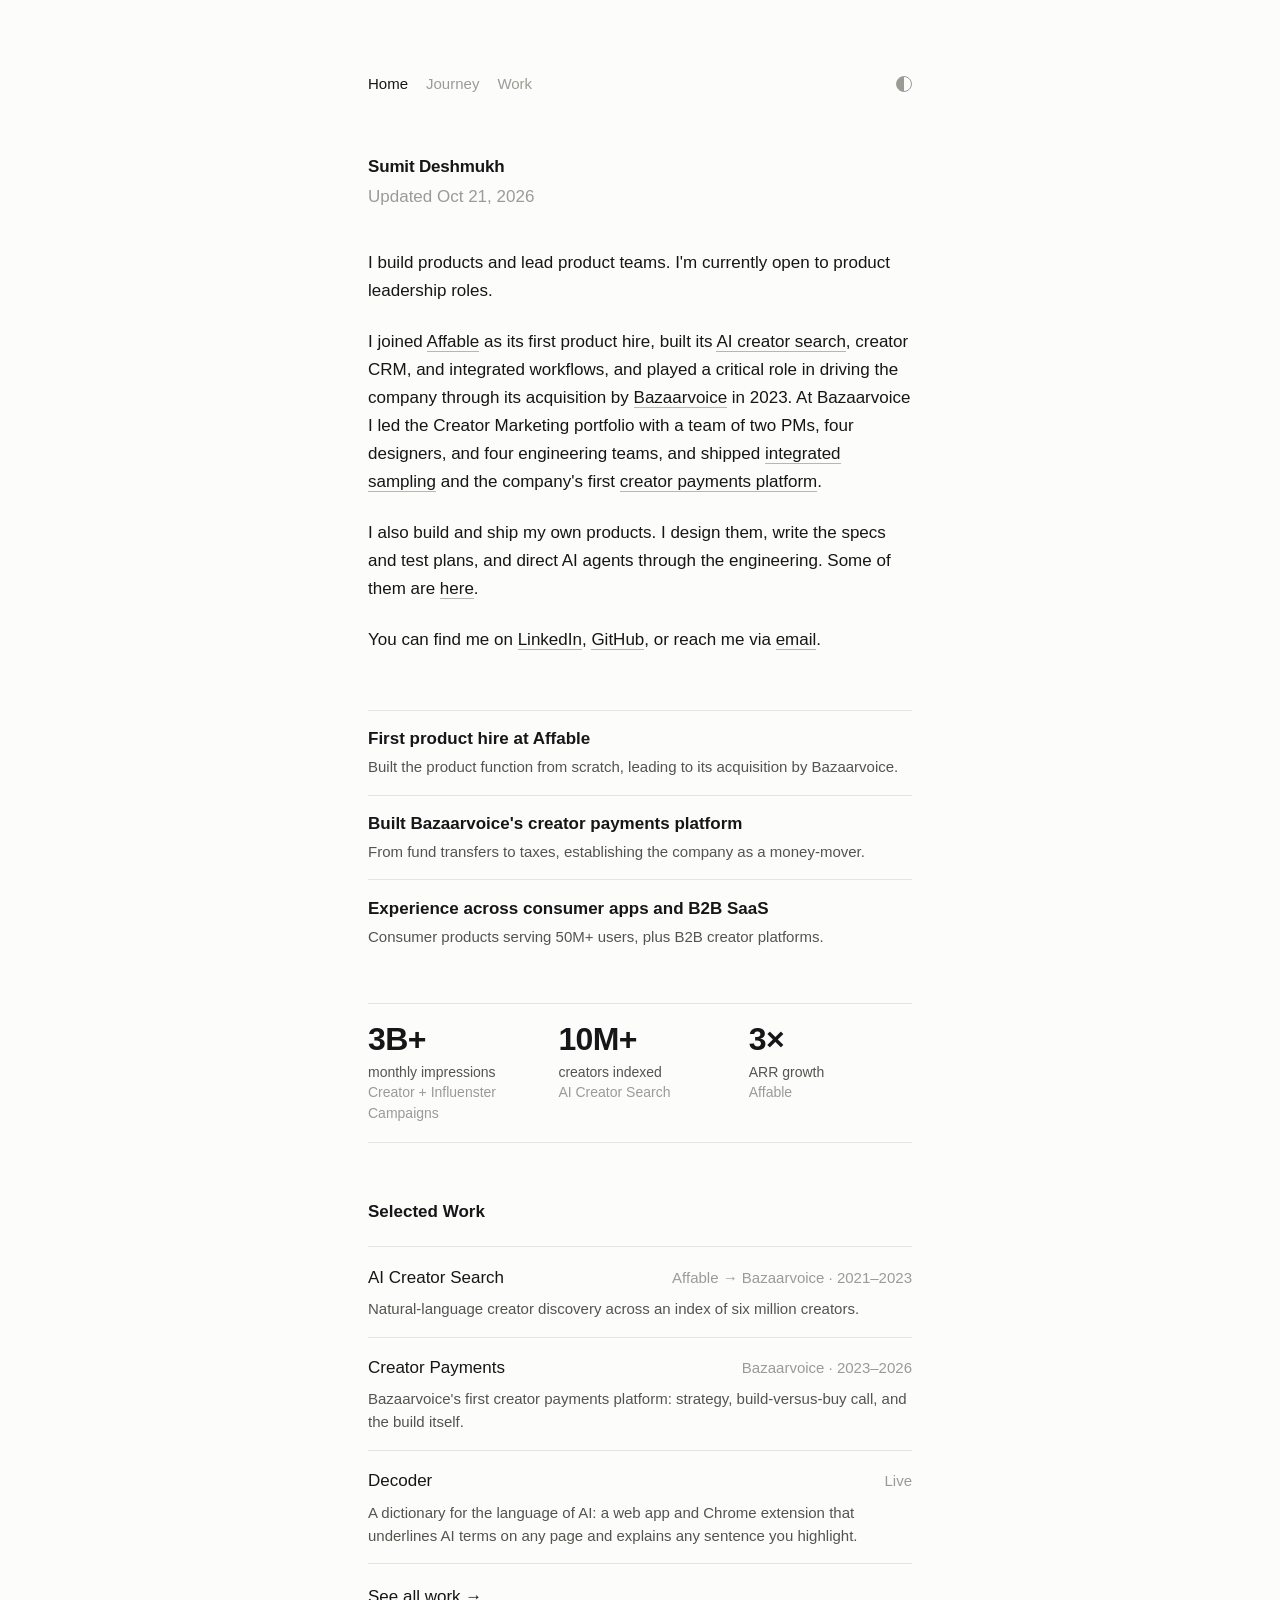
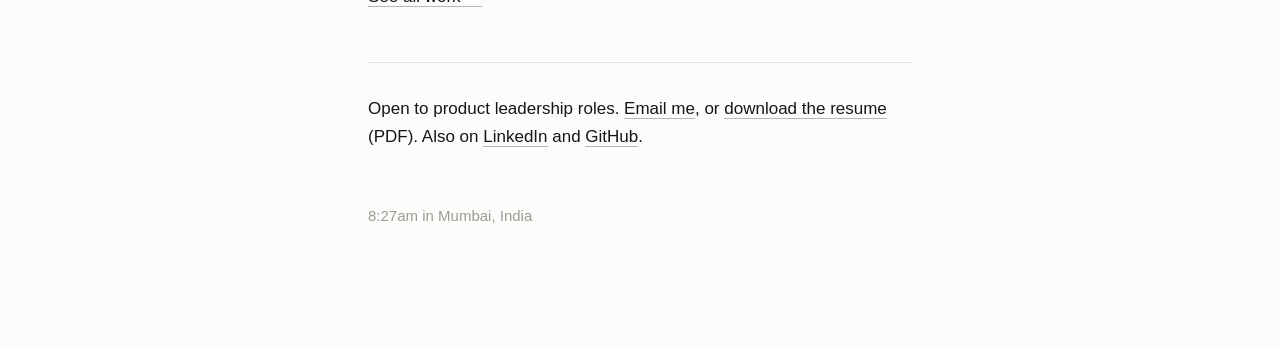
<file: index.html>
<!DOCTYPE html>
<html lang="en">
<head>
<meta charset="utf-8">
<meta name="viewport" content="width=device-width, initial-scale=1">
<title>Sumit Deshmukh</title>
<meta name="description" content="AI Product Lead with 10+ years experience in consumer apps & B2B creator platforms. First product hire at Affable.ai, then Senior Manager, Product at Bazaarvoice.">
<link rel="canonical" href="https://sumitdeshmukh.com/">
<meta property="og:title" content="Sumit Deshmukh">
<meta property="og:description" content="AI Product Lead with 10+ years experience in consumer apps & B2B creator platforms. First product hire at Affable.ai, then Senior Manager, Product at Bazaarvoice.">
<meta property="og:url" content="https://sumitdeshmukh.com/">
<meta property="og:type" content="website">
<!-- Runs before first paint (and before site.css applies theme-dependent colors) to avoid a light/dark flash. -->
<script>(function(){try{var t=localStorage.getItem('theme');if(t!=='dark'&&t!=='light'){t=window.matchMedia&&window.matchMedia('(prefers-color-scheme:dark)').matches?'dark':'light';}document.documentElement.setAttribute('data-theme',t);}catch(e){}})();</script>
<link rel="icon" href="data:image/svg+xml,%3Csvg xmlns='http://www.w3.org/2000/svg' viewBox='0 0 8 8'%3E%3Ccircle cx='4' cy='4' r='4' fill='%23161618'/%3E%3C/svg%3E">
<link rel="stylesheet" href="./assets/css/site.css">
<script src="./assets/js/site.js" defer></script>
</head>
<body>
<main class="container">

  <nav class="site-nav" aria-label="Primary">
    <a href="./" class="current" aria-current="page">Home</a>
    <a href="journey.html">Journey</a>
    <a href="work.html">Work</a>
    <button type="button" class="theme-toggle" aria-label="Toggle dark mode" hidden>
      <span class="theme-icon"></span>
    </button>
  </nav>

  <h1>Sumit Deshmukh</h1>
  <p class="updated">Updated Oct 21, 2026</p>

  <div class="bio">
    <p>I build products and lead product teams. I'm currently open to product leadership roles.</p>

    <p>I joined <a href="https://affable.ai" rel="noopener">Affable</a> as its first product hire, built its <a href="work.html#cs-creator-search">AI creator search</a>, creator CRM, and integrated workflows, and played a critical role in driving the company through its acquisition by <a href="https://www.bazaarvoice.com" rel="noopener">Bazaarvoice</a> in 2023. At Bazaarvoice I led the Creator Marketing portfolio with a team of two PMs, four designers, and four engineering teams, and shipped <a href="work.html#cs-integrated-sampling">integrated sampling</a> and the company's first <a href="work.html#cs-creator-payments">creator payments platform</a>.</p>

    <p>I also build and ship my own products. I design them, write the specs and test plans, and direct AI agents through the engineering. Some of them are <a href="work.html">here</a>.</p>

    <p>You can find me on <a href="https://www.linkedin.com/in/sumitdeshmukh07/" rel="noopener">LinkedIn</a>, <a href="https://github.com/sumitd07" rel="noopener">GitHub</a>, or reach me via <a href="mailto:sumitd0704@gmail.com">email</a>.</p>
  </div>

  <section class="home-section outcomes" aria-labelledby="out-h">
    <h2 id="out-h" class="u-vh">Selected outcomes</h2>
    <div class="outcome">
      <h3>First product hire at Affable</h3>
      <p>Built the product function from scratch, leading to its acquisition by Bazaarvoice.</p>
    </div>
    <div class="outcome">
      <h3>Built Bazaarvoice's creator payments platform</h3>
      <p>From fund transfers to taxes, establishing the company as a money-mover.</p>
    </div>
    <div class="outcome">
      <h3>Experience across consumer apps and B2B SaaS</h3>
      <p>Consumer products serving 50M+ users, plus B2B creator platforms.</p>
    </div>
  </section>

  <section class="home-section metrics" aria-labelledby="num-h">
    <h2 id="num-h" class="u-vh">Impact in numbers</h2>
    <dl class="metric-grid">
      <div class="metric">
        <dt class="metric-value">3B+</dt>
        <dd class="metric-label">monthly impressions <span class="metric-src">Creator + Influenster Campaigns</span></dd>
      </div>
      <div class="metric">
        <dt class="metric-value">10M+</dt>
        <dd class="metric-label">creators indexed <span class="metric-src">AI Creator Search</span></dd>
      </div>
      <div class="metric">
        <dt class="metric-value">3&times;</dt>
        <dd class="metric-label">ARR growth <span class="metric-src">Affable</span></dd>
      </div>
    </dl>
  </section>

  <section class="home-section selected" aria-labelledby="sel-h">
    <h2 id="sel-h">Selected Work</h2>
    <ul class="feat-list">
      <li class="feat">
        <a class="feat-link" href="work.html#cs-creator-search">
          <span class="feat-row">
            <span class="feat-title">AI Creator Search</span>
            <span class="feat-meta">Affable → Bazaarvoice · <span class="cs-nb">2021–2023</span></span>
          </span>
          <span class="feat-desc">Natural-language creator discovery across an index of six million creators.</span>
        </a>
      </li>
      <li class="feat">
        <a class="feat-link" href="work.html#cs-creator-payments">
          <span class="feat-row">
            <span class="feat-title">Creator Payments</span>
            <span class="feat-meta">Bazaarvoice · <span class="cs-nb">2023–2026</span></span>
          </span>
          <span class="feat-desc">Bazaarvoice's first creator payments platform: strategy, build-versus-buy call, and the build itself.</span>
        </a>
      </li>
      <li class="feat">
        <a class="feat-link" href="work.html#cs-decoder">
          <span class="feat-row">
            <span class="feat-title">Decoder</span>
            <span class="feat-meta">Live</span>
          </span>
          <span class="feat-desc">A dictionary for the language of AI: a web app and Chrome extension that underlines AI terms on any page and explains any sentence you highlight.</span>
        </a>
      </li>
    </ul>
    <p class="see-all"><a href="work.html">See all work →</a></p>
  </section>

  <div id="resume-extras" class="journey-resume-extras">
    <p class="journey-resume-note">Open to product leadership roles. <a href="mailto:sumitd0704@gmail.com">Email me</a>, or <a href="files/sumit-deshmukh-resume.pdf">download the resume</a> (PDF). Also on <a href="https://www.linkedin.com/in/sumitdeshmukh07/" rel="noopener">LinkedIn</a> and <a href="https://github.com/sumitd07" rel="noopener">GitHub</a>.</p>
  </div>

  <p class="local-time"><span id="local-time">—</span> in Mumbai, India</p>

</main>
</body>
</html>
</file>
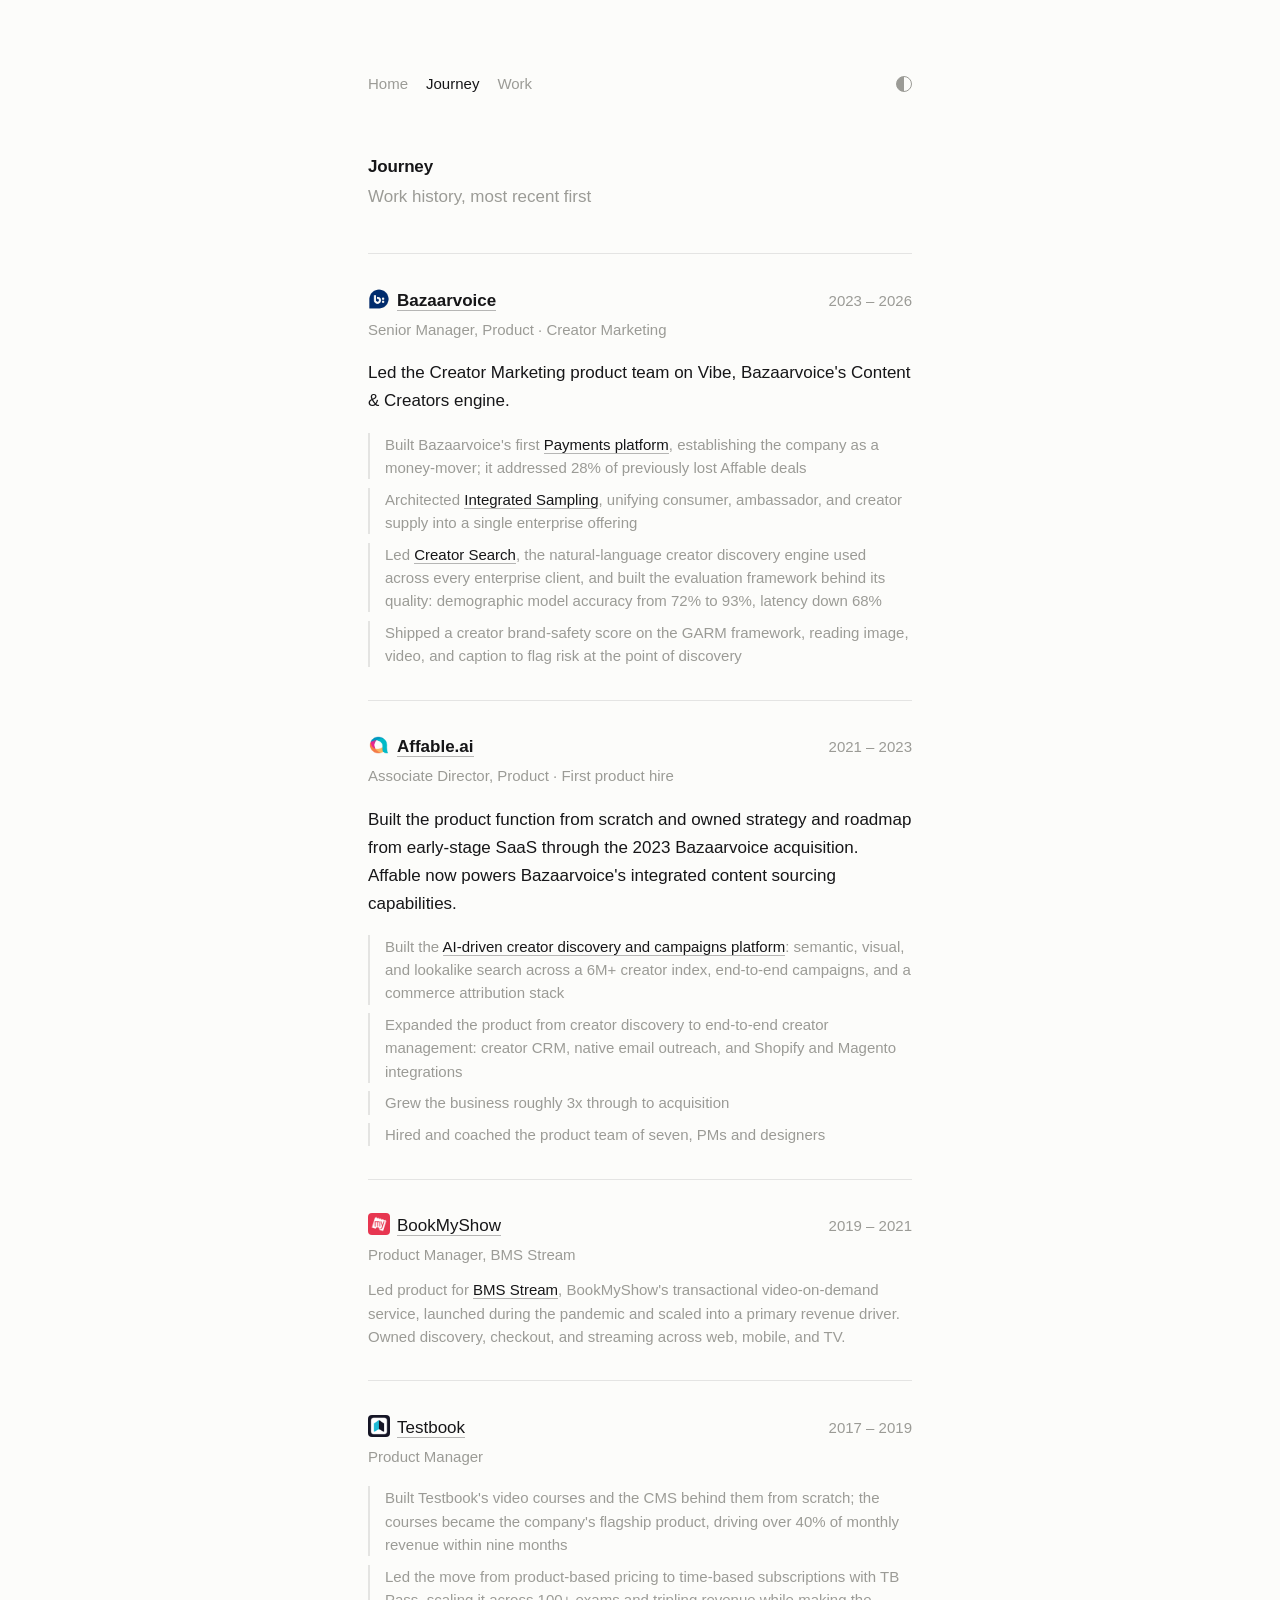
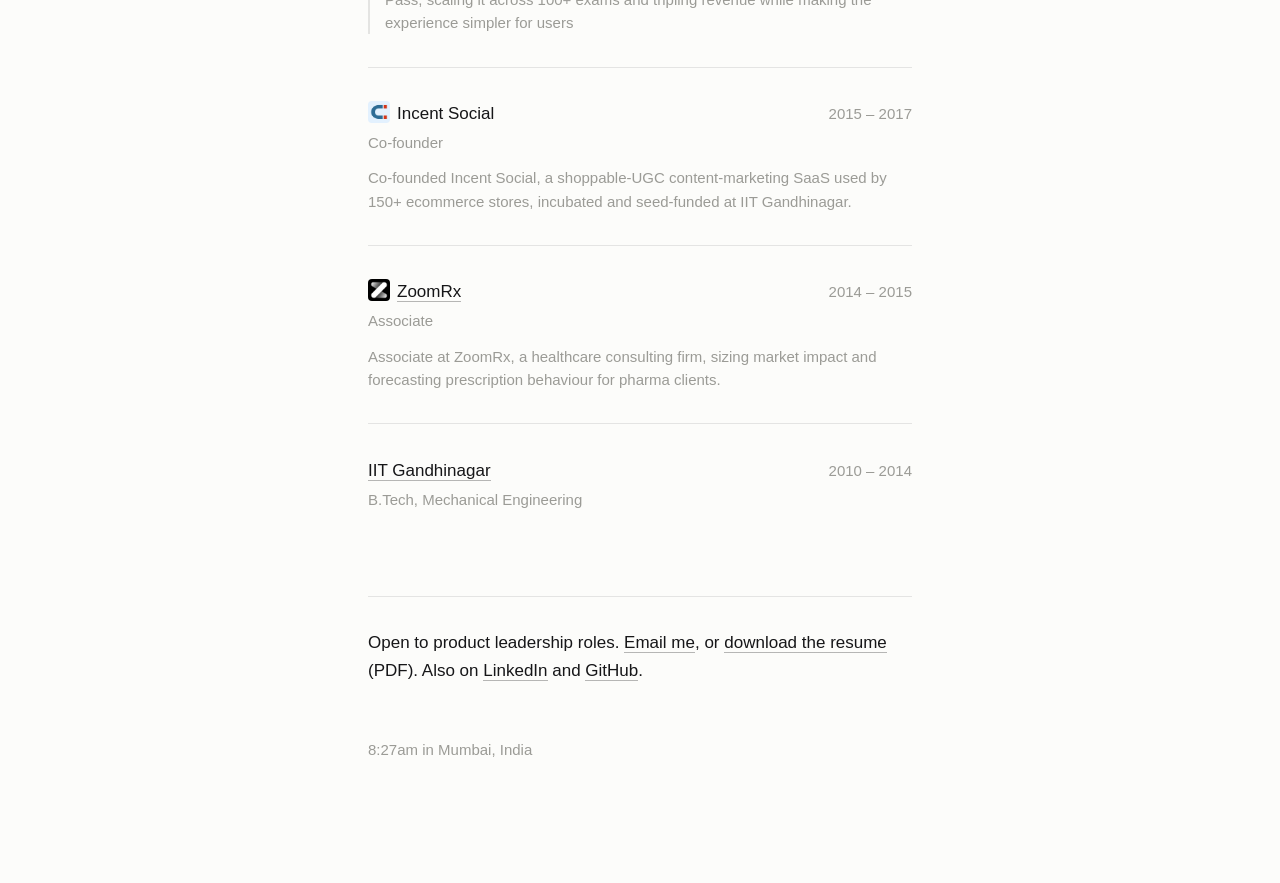
<file: journey.html>
<!DOCTYPE html>
<html lang="en">
<head>
<meta charset="utf-8">
<meta name="viewport" content="width=device-width, initial-scale=1">
<title>Journey · Sumit Deshmukh</title>
<meta name="description" content="Sumit Deshmukh's work history: Bazaarvoice, Affable.ai, BookMyShow, Testbook, Incent Social, ZoomRx, and IIT Gandhinagar.">
<link rel="canonical" href="https://sumitdeshmukh.com/journey.html">
<meta property="og:title" content="Journey · Sumit Deshmukh">
<meta property="og:description" content="Sumit Deshmukh's work history: Bazaarvoice, Affable.ai, BookMyShow, Testbook, Incent Social, ZoomRx, and IIT Gandhinagar.">
<meta property="og:url" content="https://sumitdeshmukh.com/journey.html">
<meta property="og:type" content="website">
<!-- Runs before first paint (and before site.css applies theme-dependent colors) to avoid a light/dark flash. -->
<script>(function(){try{var t=localStorage.getItem('theme');if(t!=='dark'&&t!=='light'){t=window.matchMedia&&window.matchMedia('(prefers-color-scheme:dark)').matches?'dark':'light';}document.documentElement.setAttribute('data-theme',t);}catch(e){}})();</script>
<link rel="icon" href="data:image/svg+xml,%3Csvg xmlns='http://www.w3.org/2000/svg' viewBox='0 0 8 8'%3E%3Ccircle cx='4' cy='4' r='4' fill='%23161618'/%3E%3C/svg%3E">
<link rel="stylesheet" href="./assets/css/site.css">
<script src="./assets/js/site.js" defer></script>
</head>
<body>
<main class="container">

  <nav class="site-nav" aria-label="Primary">
    <a href="./">Home</a>
    <a href="journey.html" class="current" aria-current="page">Journey</a>
    <a href="work.html">Work</a>
    <button type="button" class="theme-toggle" aria-label="Toggle dark mode" hidden>
      <span class="theme-icon"></span>
    </button>
  </nav>

  <h1>Journey</h1>
  <p class="updated">Work history, most recent first</p>

  <div class="journey-list">

    <div class="journey-stop">
      <div class="journey-head">
        <h2 class="journey-company"><img src="./assets/img/bazaarvoice-logo-cropped.png" alt="" class="journey-logo" width="22" height="22"><a href="https://www.bazaarvoice.com" rel="noopener">Bazaarvoice</a></h2>
        <span class="journey-dates">2023 – 2026</span>
      </div>
      <p class="journey-role">Senior Manager, Product · Creator Marketing</p>
      <p class="journey-narrative">Led the Creator Marketing product team on Vibe, Bazaarvoice's Content & Creators engine.</p>
      <ul class="journey-achievements">
        <li class="journey-achievement">Built Bazaarvoice's first <a href="work.html#cs-creator-payments">Payments platform</a>, establishing the company as a money-mover; it addressed 28% of previously lost Affable deals</li>
        <li class="journey-achievement">Architected <a href="work.html#cs-integrated-sampling">Integrated Sampling</a>, unifying consumer, ambassador, and creator supply into a single enterprise offering</li>
        <li class="journey-achievement">Led <a href="work.html#cs-creator-search">Creator Search</a>, the natural-language creator discovery engine used across every enterprise client, and built the evaluation framework behind its quality: demographic model accuracy from 72% to 93%, latency down 68%</li>
        <li class="journey-achievement">Shipped a creator brand-safety score on the GARM framework, reading image, video, and caption to flag risk at the point of discovery</li>
      </ul>
    </div>

    <div class="journey-stop">
      <div class="journey-head">
        <h2 class="journey-company"><img src="./assets/img/affable-logo.png" alt="" class="journey-logo" width="22" height="22"><a href="https://affable.ai" rel="noopener">Affable.ai</a></h2>
        <span class="journey-dates">2021 – 2023</span>
      </div>
      <p class="journey-role">Associate Director, Product · First product hire</p>
      <p class="journey-narrative">Built the product function from scratch and owned strategy and roadmap from early-stage SaaS through the 2023 Bazaarvoice acquisition. Affable now powers Bazaarvoice's integrated content sourcing capabilities.</p>
      <ul class="journey-achievements">
        <li class="journey-achievement">Built the <a href="work.html#cs-creator-search">AI-driven creator discovery and campaigns platform</a>: semantic, visual, and lookalike search across a 6M+ creator index, end-to-end campaigns, and a commerce attribution stack</li>
        <li class="journey-achievement">Expanded the product from creator discovery to end-to-end creator management: creator CRM, native email outreach, and Shopify and Magento integrations</li>
        <li class="journey-achievement">Grew the business roughly 3x through to acquisition</li>
        <li class="journey-achievement">Hired and coached the product team of seven, PMs and designers</li>
      </ul>
    </div>

    <div class="journey-stop">
      <div class="journey-head">
        <h3 class="journey-company journey-company--minor"><img src="./assets/img/bms-logo.jpeg" alt="" class="journey-logo" width="22" height="22"><a href="https://in.bookmyshow.com" rel="noopener">BookMyShow</a></h3>
        <span class="journey-dates">2019 – 2021</span>
      </div>
      <p class="journey-role">Product Manager, BMS Stream</p>
      <p class="journey-narrative-minor">Led product for <a href="work.html#cs-bms-stream">BMS Stream</a>, BookMyShow's transactional video-on-demand service, launched during the pandemic and scaled into a primary revenue driver. Owned discovery, checkout, and streaming across web, mobile, and TV.</p>
    </div>

    <div class="journey-stop">
      <div class="journey-head">
        <h3 class="journey-company journey-company--minor"><img src="./assets/img/testbook-logo.png" alt="" class="journey-logo" width="22" height="22"><a href="https://testbook.com" rel="noopener">Testbook</a></h3>
        <span class="journey-dates">2017 – 2019</span>
      </div>
      <p class="journey-role">Product Manager</p>
      <ul class="journey-achievements">
        <li class="journey-achievement">Built Testbook's video courses and the CMS behind them from scratch; the courses became the company's flagship product, driving over 40% of monthly revenue within nine months</li>
        <li class="journey-achievement">Led the move from product-based pricing to time-based subscriptions with TB Pass, scaling it across 100+ exams and tripling revenue while making the experience simpler for users</li>
      </ul>
    </div>

    <div class="journey-stop">
      <div class="journey-head">
        <h3 class="journey-company journey-company--minor"><img src="./assets/img/incent-logo.png" alt="" class="journey-logo" width="22" height="22">Incent Social</h3>
        <span class="journey-dates">2015 – 2017</span>
      </div>
      <p class="journey-role">Co-founder</p>
      <p class="journey-narrative-minor">Co-founded Incent Social, a shoppable-UGC content-marketing SaaS used by 150+ ecommerce stores, incubated and seed-funded at IIT Gandhinagar.</p>
    </div>

    <div class="journey-stop">
      <div class="journey-head">
        <h3 class="journey-company journey-company--minor"><img src="./assets/img/zoomrx-logo.png" alt="" class="journey-logo" width="22" height="22"><a href="https://zoomrx.com" rel="noopener">ZoomRx</a></h3>
        <span class="journey-dates">2014 – 2015</span>
      </div>
      <p class="journey-role">Associate</p>
      <p class="journey-narrative-minor">Associate at ZoomRx, a healthcare consulting firm, sizing market impact and forecasting prescription behaviour for pharma clients.</p>
    </div>

    <div class="journey-stop">
      <div class="journey-head">
        <h3 class="journey-company journey-company--minor"><a href="https://iitgn.ac.in" rel="noopener">IIT Gandhinagar</a></h3>
        <span class="journey-dates">2010 – 2014</span>
      </div>
      <p class="journey-role">B.Tech, Mechanical Engineering</p>
    </div>

  </div>

  <div id="resume-extras" class="journey-resume-extras">
    <p class="journey-resume-note">Open to product leadership roles. <a href="mailto:sumitd0704@gmail.com">Email me</a>, or <a href="files/sumit-deshmukh-resume.pdf">download the resume</a> (PDF). Also on <a href="https://www.linkedin.com/in/sumitdeshmukh07/" rel="noopener">LinkedIn</a> and <a href="https://github.com/sumitd07" rel="noopener">GitHub</a>.</p>
  </div>

  <p class="local-time"><span id="local-time">—</span> in Mumbai, India</p>

</main>
</body>
</html>
</file>
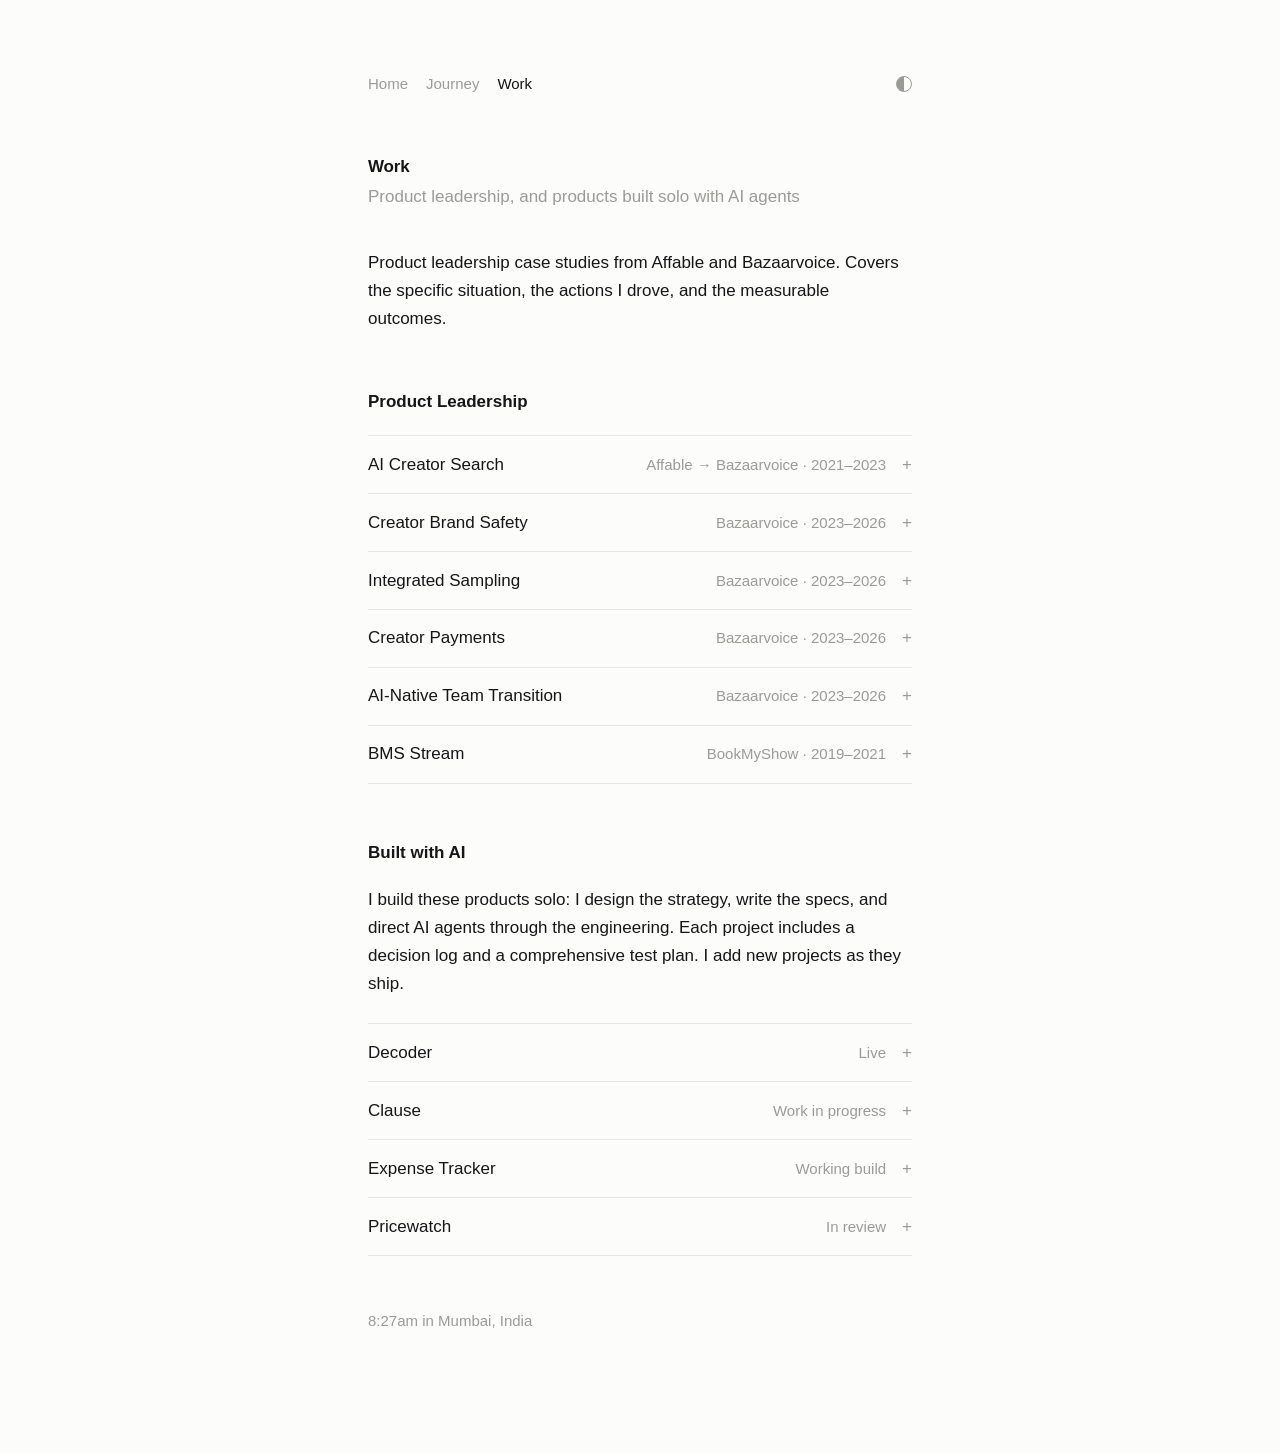
<file: work.html>
<!DOCTYPE html>
<html lang="en">
<head>
<meta charset="utf-8">
<meta name="viewport" content="width=device-width, initial-scale=1">
<title>Work · Sumit Deshmukh</title>
<meta name="description" content="Product leadership case studies from Affable and Bazaarvoice, plus AI products I design and spec solo, directing AI agents through the engineering.">
<link rel="canonical" href="https://sumitdeshmukh.com/work.html">
<meta property="og:title" content="Work · Sumit Deshmukh">
<meta property="og:description" content="Product leadership case studies from Affable and Bazaarvoice, plus AI products I design and spec solo, directing AI agents through the engineering.">
<meta property="og:url" content="https://sumitdeshmukh.com/work.html">
<meta property="og:type" content="website">
<!-- Runs before first paint (and before site.css applies theme-dependent colors) to avoid a light/dark flash. -->
<script>(function(){try{var t=localStorage.getItem('theme');if(t!=='dark'&&t!=='light'){t=window.matchMedia&&window.matchMedia('(prefers-color-scheme:dark)').matches?'dark':'light';}document.documentElement.setAttribute('data-theme',t);}catch(e){}})();</script>
<link rel="icon" href="data:image/svg+xml,%3Csvg xmlns='http://www.w3.org/2000/svg' viewBox='0 0 8 8'%3E%3Ccircle cx='4' cy='4' r='4' fill='%23161618'/%3E%3C/svg%3E">
<!-- Fonts for the embedded Decoder demo (Inter + Newsreader), matching the real app. -->
<link rel="preconnect" href="https://fonts.googleapis.com">
<link rel="preconnect" href="https://fonts.gstatic.com" crossorigin>
<link href="https://fonts.googleapis.com/css2?family=Inter:wght@400;500;600;700&family=Newsreader:ital,opsz,wght@0,6..72,400;0,6..72,500;0,6..72,600;1,6..72,400;1,6..72,500&display=swap" rel="stylesheet">
<link rel="stylesheet" href="./assets/css/site.css">
<script src="./assets/js/site.js" defer></script>
<script src="./assets/js/work.js" defer></script>
<script src="./assets/js/extract.js" defer></script>
<script src="./assets/js/decoder-demo.js" defer></script>
</head>
<body>
<main class="container">

  <nav class="site-nav" aria-label="Primary">
    <a href="./">Home</a>
    <a href="journey.html">Journey</a>
    <a href="work.html" class="current" aria-current="page">Work</a>
    <button type="button" class="theme-toggle" aria-label="Toggle dark mode" hidden>
      <span class="theme-icon"></span>
    </button>
  </nav>

  <h1>Work</h1>
  <p class="updated">Product leadership, and products built solo with AI agents</p>

  <p class="work-intro">Product leadership case studies from Affable and Bazaarvoice. Covers the specific situation, the actions I drove, and the measurable outcomes.</p>

  <h2>Product Leadership</h2>
  <div class="cs-list">

    <div class="cs-row">
      <button type="button" class="cs-toggle" aria-expanded="true" aria-controls="cs-creator-search">
        <span class="cs-title">AI Creator Search</span>
        <span class="cs-meta">Affable → Bazaarvoice · <span class="cs-nb">2021–2023</span></span>
        <span class="cs-ind" aria-hidden="true">+</span>
      </button>
      <div class="cs-panel" id="cs-creator-search">
        <p class="cs-oneliner" tabindex="-1">Natural-language creator discovery across an index of six million creators.</p>
        <!-- Visual slots are placeholders until real screenshots/diagrams replace them -->
        <div class="cs-visual cs-visual-media">
          <video class="cs-visual-vid" width="1088" height="612" data-poster="assets/img/ai-creator-search-poster.jpg" preload="none" loop muted playsinline aria-label="Screen recording of AI Creator Search returning creator results for a natural-language query">
            <source src="assets/img/ai-creator-search.webm" type="video/webm">
            <source src="assets/img/ai-creator-search.mp4" type="video/mp4">
          </video>
        </div>
        <div class="cs-beats">
          <div class="cs-beat">
            <div class="cs-beat-label">The Situation</div>
            <p>Creator Discovery was Affable's flagship product. Customer research revealed that users struggled with conventional keyword search, specifically the friction of toggling 20+ filters per session and the inability to find 'creators like this one' within an index of six million.</p>
          </div>
          <div class="cs-beat">
            <div class="cs-beat-label">What I Drove</div>
            <p>As the first product hire, I built AI search from concept to platform, delivering semantic, visual, multilingual, and lookalike retrieval. Post-acquisition, I focused on optimizing performance by establishing a rigorous evaluation framework and observability program to ensure enterprise-grade search quality.</p>
          </div>
          <div class="cs-beat">
            <div class="cs-beat-label">What Changed</div>
            <p>Affable's search became the primary creator-sourcing engine inside Bazaarvoice's platform. The quality program took demographic model accuracy from 72% to 93% and cut latency 68%.</p>
          </div>
        </div>
        <div class="cs-deep">
          <div class="cs-beat-label">In Depth</div>
          <p>During the early stages of the creator discovery launch, search quality was assessed anecdotally, relying on client feedback and demo success rather than rigorous data. With an index of over six million creators, the relevance of the top twenty results for any query went unmeasured. This was a deliberate trade-off for a seed-stage team with limited product resources.</p>
          <p>After the acquisition, Creator Search was the primary creator-sourcing engine inside an enterprise platform, which meant its quality needed to be measurable: a golden set of queries with agreed-correct results, an accuracy metric the team could interrogate, and an observability program to catch regressions before clients did.</p>
          <p>The first measurement put demographic model accuracy at 72%. That baseline turned an open question into a prioritized backlog, with every failure case in the golden set becoming an item of work. The program closed at 93% accuracy, with latency down 68%. The same period shipped a creator brand-safety score on the GARM framework, reading image, video, and caption to flag risk at the point of discovery.</p>
        </div>
        <div class="cs-tags">
          <span>Retrieval</span>
          <span>Evals</span>
          <span>Search Quality</span>
        </div>
      </div>
    </div>

    <div class="cs-row">
      <button type="button" class="cs-toggle" aria-expanded="true" aria-controls="cs-brand-safety">
        <span class="cs-title">Creator Brand Safety</span>
        <span class="cs-meta">Bazaarvoice · <span class="cs-nb">2023–2026</span></span>
        <span class="cs-ind" aria-hidden="true">+</span>
      </button>
      <div class="cs-panel" id="cs-brand-safety">
        <p class="cs-oneliner" tabindex="-1">A creator brand-safety score that ranks by harm severity across image, video, caption, and comments.</p>
        <div class="cs-beats">
          <div class="cs-beat">
            <div class="cs-beat-label">The Situation</div>
            <p>Brand-safety scores help brands identify risky creators during discovery. The original model used a proportional scoring system, where risk was determined by the percentage of flagged posts in a feed. This meant a creator with one post inciting violence across 200 posts was ranked as "safer" than a creator with ten posts about alcohol. This ranking was driven by volume rather than the severity of the violation.</p>
          </div>
          <div class="cs-beat">
            <div class="cs-beat-label">What I Drove</div>
            <p>I replaced the proportional model with a new system where harm is weighted by severity, analyzed across all modalities, and aligned with each brand's specific risk policy.</p>
          </div>
          <div class="cs-beat">
            <div class="cs-beat-label">What Changed</div>
            <p>The score now prioritizes harm: a single instance of incitement triggers a high-risk rating, while multiple instances of low-severity content (like alcohol) result in a low-risk rating. Severity, recency, and frequency now drive the score by analyzing images, videos, captions, and comments. The system also includes on-demand deep scans and human reviews for contested cases.</p>
          </div>
        </div>
        <div class="cs-deep">
          <div class="cs-beat-label">In Depth</div>
          <p>A proportional score treats every flagged post as equal and rewards a large, mostly clean feed. The question a brand is actually asking is closer to a gate: is there anything here that disqualifies this creator. One serious violation can be disqualifying on its own, however small its share of the feed, so the model needed severity to override volume rather than average against it.</p>
          <p>The rebuild scored GARM harm categories weighted by severity, recency, and frequency, reading image, video, caption, and comments so that risk carried in a video or a comment thread was not missed by a caption-only pass. Brands set their own tolerances against the GARM categories, so the same creator can read safe for one brand and risky for another. An on-demand deep scan let a reviewer pull a closer read on a specific creator, and human review handled the contested cases the model flagged but could not settle.</p>
        </div>
        <div class="cs-tags">
          <span>Metric Design</span>
          <span>Trust & Safety</span>
          <span>Risk Tradeoffs</span>
        </div>
      </div>
    </div>

    <div class="cs-row">
      <button type="button" class="cs-toggle" aria-expanded="true" aria-controls="cs-integrated-sampling">
        <span class="cs-title">Integrated Sampling</span>
        <span class="cs-meta">Bazaarvoice · <span class="cs-nb">2023–2026</span></span>
        <span class="cs-ind" aria-hidden="true">+</span>
      </button>
      <div class="cs-panel" id="cs-integrated-sampling">
        <p class="cs-oneliner" tabindex="-1">Three tools, one unified platform: sampling, ambassadors, and paid creators.</p>
        <div class="cs-visual cs-visual-media">
          <video class="cs-visual-vid" width="1088" height="956" data-poster="assets/img/integrated-sampling-poster.jpg" preload="none" loop muted playsinline aria-label="Screen recording of the Integrated Sampling product">
            <source src="assets/img/integrated-sampling.webm" type="video/webm">
            <source src="assets/img/integrated-sampling.mp4" type="video/mp4">
          </video>
        </div>
        <div class="cs-beats">
          <div class="cs-beat">
            <div class="cs-beat-label">The Situation</div>
            <p>Enterprise clients bought sampling, ambassadors, and paid creators as three disconnected tools, which meant three sales motions, three roadmaps, and no unified value story.</p>
          </div>
          <div class="cs-beat">
            <div class="cs-beat-label">What I Drove</div>
            <p>Authored the investment case that reset portfolio priorities and architected the unified offering: a 9.5M+ member community, ambassadors, and paid creators sold and operated as one managed product. Aligned Sales, Finance, and four engineering teams on a unified product definition.</p>
          </div>
          <div class="cs-beat">
            <div class="cs-beat-label">What Changed</div>
            <p>Enterprise clients now buy content sourcing by community mix in a single managed product. It anchored a $16M YoY growth category.</p>
          </div>
        </div>
        <div class="cs-deep">
          <div class="cs-beat-label">In Depth</div>
          <p>The three tools operated on separate roadmaps with independent owners and conflicting client commitments. The investment case argued two things: that the portfolio's growth targets did not work with the offerings sold separately, and that fixing this meant stopping some funded work to make room. The second argument consumed most of the alignment effort, because a priority reset means walking back commitments already made by other owners, which had to be negotiated stakeholder by stakeholder.</p>
          <p>We shipped a unified product that integrated our 9.5M-member sampling community with ambassador and paid creator workflows. Success relied on maintaining a consistent product definition across Sales, Finance, and four engineering teams. This required rigorous coordination to ensure that how we sold, priced, and built the product remained aligned throughout every planning cycle.</p>
        </div>
        <div class="cs-tags">
          <span>Portfolio Strategy</span>
          <span>Sampling</span>
          <span>Enterprise</span>
        </div>
      </div>
    </div>

    <div class="cs-row">
      <button type="button" class="cs-toggle" aria-expanded="true" aria-controls="cs-creator-payments">
        <span class="cs-title">Creator Payments</span>
        <span class="cs-meta">Bazaarvoice · <span class="cs-nb">2023–2026</span></span>
        <span class="cs-ind" aria-hidden="true">+</span>
      </button>
      <div class="cs-panel" id="cs-creator-payments">
        <p class="cs-oneliner" tabindex="-1">Bazaarvoice's first creator payments platform: strategy, build-versus-buy call, and the build itself.</p>
        <div class="cs-beats">
          <div class="cs-beat">
            <div class="cs-beat-label">The Situation</div>
            <p>Deals were stalling over a critical objection: the platform lacked the ability to pay creators. The company had not moved money before.</p>
          </div>
          <div class="cs-beat">
            <div class="cs-beat-label">What I Drove</div>
            <p>I defined the payments strategy and roadmap, creating a build-versus-buy decision framework. After making a strong case internally, I led the end-to-end launch of Bazaarvoice's first creator payments platform (admin-led managed transfers, full transaction history) across Legal, Technical Services, FinOps, and Finance.</p>
          </div>
          <div class="cs-beat">
            <div class="cs-beat-label">What Changed</div>
            <p>It addressed 28% of previously lost Affable deals and unblocked 24 stalled commercial conversations. The platform now serves as the core payment infrastructure for Integrated Sampling.</p>
          </div>
        </div>
        <div class="cs-deep">
          <div class="cs-beat-label">In Depth</div>
          <p>The build-versus-buy framework assessed long-term strategy rather than immediate needs. Payments wasn't just a one-off checkbox; within 18 months, we would need to handle sampling payouts, ambassador incentives, and affiliate commissions and a new vendor integration would have to be redone for each of them.</p>
          <p>There was reasonable pushback. Finance preferred a specific vendor, Legal preferred the smallest possible compliance surface, and a credible vendor already existed for this exact use case, so taking on money-movement risk voluntarily required strong justification. The framework resolved it on a narrow point: the vendor route solved the immediate deal and left the roadmap use cases of payouts, incentives, and commissions, each requiring its own re-integration.</p>
          <p>The build scope covered admin-led managed transfers, full transaction history, and a new compliance path defined with Legal and FinOps. After launch it addressed 28% of previously lost Affable deals and reopened 24 stalled commercial conversations, and the platform now serves as the payment rail under Integrated Sampling.</p>
        </div>
        <div class="cs-tags">
          <span>Payments</span>
          <span>Build-vs-Buy</span>
          <span>Compliance</span>
        </div>
      </div>
    </div>

    <div class="cs-row">
      <button type="button" class="cs-toggle" aria-expanded="true" aria-controls="cs-ai-native-transition">
        <span class="cs-title">AI-Native Team Transition</span>
        <span class="cs-meta">Bazaarvoice · <span class="cs-nb">2023–2026</span></span>
        <span class="cs-ind" aria-hidden="true">+</span>
      </button>
      <div class="cs-panel" id="cs-ai-native-transition">
        <p class="cs-oneliner" tabindex="-1">Transitioned a specialized product team to AI-native workflows.</p>
        <div class="cs-beats">
          <div class="cs-beat">
            <div class="cs-beat-label">The Situation</div>
            <p>Our roadmap shifted toward AI features faster than our team's operational model could support. Because this transition wasn't a planned initiative, I had to advocate for and implement changes incrementally.</p>
          </div>
          <div class="cs-beat">
            <div class="cs-beat-label">What I Drove</div>
            <p>I transformed the team's operating model by integrating AI prototyping into the scoping phase and establishing a formal evaluation discipline. I also set the roadmap for agentic workflows, backed an agent prototype ahead of engineering capacity, secured necessary LLM tooling, and coached PMs through their first AI-driven feature launches.</p>
          </div>
          <div class="cs-beat">
            <div class="cs-beat-label">What Changed</div>
            <p>The team now standardizes AI feature development with built-in evaluation processes. For Intelligent Product Tagging, we improved model accuracy 6x, while maintaining the latency, within one year successfully hitting all phased OKRs.</p>
          </div>
        </div>
        <div class="cs-deep">
          <div class="cs-beat-label">In Depth</div>
          <p>This transition was executed as a series of deliberate, incremental adjustments. First, I secured essential LLM tooling. By embedding AI prototyping into our scoping process, feasibility questions were answered before commitment. An agent prototype was built ahead of engineering capacity, accepted as an unresourced bet so the team would have a working reference point when capacity opened up.</p>
          <p>The effectiveness of this model is best demonstrated by our work on Intelligent Product Tagging. Previously, accuracy stalled at 10% with no framework to diagnose failures. Under the new operating model, we built a 'golden set' of queries, analyzed failure cases, and treated every prompt revision as a testable hypothesis. This methodology drove accuracy to 60% within a year across 25 enterprise pilot clients, establishing a new default standard for the team's AI development.</p>
        </div>
        <div class="cs-tags">
          <span>Coaching</span>
          <span>Evals</span>
          <span>Agents</span>
        </div>
      </div>
    </div>

    <div class="cs-row">
      <button type="button" class="cs-toggle" aria-expanded="true" aria-controls="cs-bms-stream">
        <span class="cs-title">BMS Stream</span>
        <span class="cs-meta">BookMyShow · <span class="cs-nb">2019–2021</span></span>
        <span class="cs-ind" aria-hidden="true">+</span>
      </button>
      <div class="cs-panel" id="cs-bms-stream">
        <p class="cs-oneliner" tabindex="-1">Built and launched a transactional video-on-demand platform in weeks to replace cinema revenue during the pandemic.</p>
        <div class="cs-visual cs-visual-media cs-visual-media--portrait">
          <video class="cs-visual-vid" width="446" height="968" data-poster="assets/img/bms-stream-poster.jpg" preload="none" loop muted playsinline aria-label="Screen recording of BMS Stream on mobile: browsing and playing a title">
            <source src="assets/img/bms-stream.webm" type="video/webm">
            <source src="assets/img/bms-stream.mp4" type="video/mp4">
          </video>
        </div>
        <div class="cs-beats">
          <div class="cs-beat">
            <div class="cs-beat-label">The Situation</div>
            <p>March 2020: Cinemas shut down and the company's core business stalled. We needed a functional transactional streaming service launched within weeks.</p>
          </div>
          <div class="cs-beat">
            <div class="cs-beat-label">What I Drove</div>
            <p>Led the end-to-end launch of transactional VoD across web, mobile, and TV. Owned discovery, checkout, and the cross-device experience, frequently pivoting the roadmap to keep pace with rapid market shifts.</p>
          </div>
          <div class="cs-beat">
            <div class="cs-beat-label">What Changed</div>
            <p>The platform became the company's primary revenue driver while theatres remained closed, accounting for ~80% of total revenue with 30% MoM growth. Simultaneously, we reduced support voice volume by 30% through automated Help and chat integration.</p>
          </div>
        </div>
        <div class="cs-deep">
          <div class="cs-beat-label">In Depth</div>
          <p>When cinemas closed in March 2020, the company's primary revenue stream vanished overnight. We had to build and launch a transactional streaming product on web, mobile, and TV in a matter of weeks. The typical quarterly planning cycle was condensed into days, requiring us to re-evaluate our product priorities weekly as the market evolved. Navigating this volatility meant continuously refining our discovery and checkout experiences to maintain momentum.</p>
          <p>The platform ultimately generated approximately 80% of the company's revenue, sustaining a 30% month-over-month growth rate while theatres remained closed. Furthermore, I optimized the customer experience by reworking the Help section and introducing contextual chat; this reduced support voice volume by 30%, effectively scaling our service capacity without additional headcount.</p>
        </div>
        <div class="cs-tags">
          <span>0→1 Launch</span>
          <span>Video on Demand</span>
          <span>Consumer</span>
        </div>
      </div>
    </div>

  </div>

  <h2>Built with AI</h2>
  <p class="ai-intro">I build these products solo: I design the strategy, write the specs, and direct AI agents through the engineering. Each project includes a decision log and a comprehensive test plan. I add new projects as they ship.</p>
  <div class="cs-list cs-list--ai">

    <div class="cs-row">
      <button type="button" class="cs-toggle" aria-expanded="true" aria-controls="cs-decoder">
        <span class="cs-title">Decoder</span>
        <span class="cs-meta">Live</span>
        <span class="cs-ind" aria-hidden="true">+</span>
      </button>
      <div class="cs-panel" id="cs-decoder">
        <p class="cs-oneliner" tabindex="-1">A plain-language dictionary for AI jargon: a web app and Chrome extension that underlines terms as you read and explains any sentence you highlight, grounded in the glossary.</p>
        <p class="cs-visit"><a href="https://aidecoder.app" rel="noopener">Try it live at aidecoder.app →</a> <a href="https://github.com/sumitd07/AI-Decoder" rel="noopener">GitHub →</a></p>
        <!-- "How it works" demo — the sentence-decode surface from aidecoder.app,
             running in the page. Extraction (assets/js/extract.js) is the extension's
             real code, live in the browser; the model's answers are captured from the
             live /api/explain endpoint and baked into decoder-demo.js (no backend).
             Ships hidden; decoder-demo.js reveals it. -->
        <div class="dmx" data-dm-demo hidden>
          <div class="demo-wrap">
            <div class="demo-bar">
              <span class="demo-badge"><span class="demo-live-dot" aria-hidden="true"></span>Interactive</span>
            </div>
            <div class="demo-inner">
              <div class="demo-toprow">
                <span class="demo-kicker">Sample Article</span>
                <span id="demoHint" class="demo-hint">Select a sentence to decode it.</span>
              </div>
              <div id="demoStage" class="demo-stage">
                <div id="demoDoc" class="demo-doc">
                  <h2 class="dsp">Notes on shipping a retrieval stack</h2>
                  <p>Most teams reach for a bigger model when the answers go wrong. In our case the answers were wrong because the context was wrong, and no amount of model changed that.</p>
                  <p>We reduced hallucination by tightening the retriever's top-k and reranking before the context is assembled. That single change did more than a month of prompt work.</p>
                  <h3>Two columns</h3>
                  <div class="demo-cols">
                    <p>The embedding index was rebuilt offline every night, which meant a stale card could sit in produc&shy;tion for a day. Fine-tuning was never on the table; the failure mode was retrieval, not gener&shy;ation.<sup>1</sup></p>
                    <p>Chunking is where the rest of the tuning time went. A chunk that spans two ideas retrieves for both and answers neither, e.g. a paragraph that opens on latency and closes on cost.</p>
                  </div>
                  <h3>A code block</h3>
                  <p>The guard below runs before the model call, so a refusal costs nothing:</p>
                  <pre>if (sentence.length &gt; MAX_SENTENCE) return send(res, 400, { error: 'sentence_too_long' });</pre>
                  <p>An agent that plans its own retrieval loop is a different product. We kept the pipeline fixed so that two runs stay comparable.</p>
                  <h3>A table</h3>
                  <table>
                    <tr><th>Change</th><th>Effect</th></tr>
                    <tr><td>Reranking on</td><td>Precision up, latency up by 180ms</td></tr>
                    <tr><td>Top-k 8 &rarr; 5</td><td>Fewer distractors in the prompt window[2]</td></tr>
                  </table>
                  <p class="demo-fn">1. Measured on 39 rows. 2. The reader never sees the retrieved set.</p>
                  <h3>A dark section</h3>
                  <div class="demo-dark">
                    <p>Quantization let the model run on one card, and the quality loss was smaller than the latency win. We shipped it the same week.</p>
                  </div>
                </div>
              </div>
              <p class="demo-fine">This article is awkward on purpose: two columns, a code block, a table, footnote markers, and a word split across a line. A selection that picks any of that up is repaired to one clean sentence before it is decoded. A selection inside the code block offers no Decode button.</p>
              <p class="demo-fine demo-fine--faint">Extraction runs live in your browser. The explanations are captured from the model at aidecoder.app, where the extension decodes any sentence you highlight.</p>
            </div>
          </div>
        </div>

        <div class="cs-beats">
          <div class="cs-beat">
            <div class="cs-beat-label">How It's Built</div>
            <p>The explain feature runs on grounded retrieval. It pulls the few glossary cards a sentence depends on, and a small model rewrites the sentence in plain English using only those cards. Before that, Jev, a yes/no classifier from TypeSafe, runs as a separate check. It asks two questions: is this sentence about AI, and is each term used in its AI sense? If either answer is no, Decoder declines the sentence and never calls the main model, so a sentence about a college dropout gets no explanation. When the glossary doesn't cover a term, the answer keeps the writer's own word and says it isn't covered.</p>
          </div>
          <div class="cs-beat">
            <div class="cs-beat-label">In the Weeds</div>
            <p>I keep a set of sentences I've answered by hand, including everyday sentences that only sound like AI, and every prompt change is scored against it. A second model does the grading, and when I tried two graders they flagged different answers as made up. I went through those answers myself without looking at the grades and kept the grader that agreed with me most. The larger model wrote better explanations, but it also explained sentences it should have declined, like defining "dropout" as leaving school and still linking the AI term. Deciding whether to answer is a small yes/no call, so I moved it into Jev, and with Jev in front both models declined almost every non-AI sentence. After that, speed decided it. The larger model took about ten seconds an answer, which is too slow while you're reading, so I shipped the smaller one with Jev, which answers in about two seconds. I also tried Jev as a fact-checker on finished answers, but it missed too many made-up claims, so I fixed those in the prompt.</p>
          </div>
        </div>
        <p class="cs-built-note">Designed, spec'd, and QA'd by me; engineered by AI agents against my decision log and test plan.</p>
        <div class="cs-tags">
          <span>RAG</span>
          <span>Evals</span>
          <span>Grounding</span>
          <span>Guardrails</span>
        </div>
      </div>
    </div>

    <div class="cs-row">
      <button type="button" class="cs-toggle" aria-expanded="true" aria-controls="cs-clause">
        <span class="cs-title">Clause</span>
        <span class="cs-meta">Work in progress</span>
        <span class="cs-ind" aria-hidden="true">+</span>
      </button>
      <div class="cs-panel" id="cs-clause">
        <p class="cs-oneliner" tabindex="-1">Answers questions about a health insurance policy, such as whether a treatment is covered, from when, up to what limit and what you will pay, and quotes the policy wording behind every line.</p>
        <p class="cs-visit"><a href="https://sumitd07.github.io/Clause/" rel="noopener">See it at sumitd07.github.io/Clause →</a> <a href="https://github.com/sumitd07/Clause" rel="noopener">GitHub →</a></p>
        <div class="cs-beats">
          <div class="cs-beat">
            <div class="cs-beat-label">How It's Built</div>
            <p>The policy's rules are pulled out once into a list, each quoting the policy's own words, and I review that list before it is used. For each question, AI works out what the question is about, and plain code applies every rule on the list and does the money math, so the AI never calculates an amount. When a detail is missing, Clause says what it needs and asks the one question that would settle it.</p>
          </div>
          <div class="cs-beat">
            <div class="cs-beat-label">In the Weeds</div>
            <p>The code that works out answers and the fixed answer form are built and tested on a made-up policy. Real policies and the AI steps come next. The test compares Clause with Claude reading the whole policy on questions I worked out by hand, and an answer counts only when the verdict, the amount to the rupee and the cited clauses are all right. I am also testing whether Jev, the yes/no classifier I use in Decoder, can handle the simpler checks so fewer questions need a large model.</p>
          </div>
        </div>
        <p class="cs-built-note">Designed, spec'd, and QA'd by me; engineered by AI agents against my decision log and test plan.</p>
        <div class="cs-tags">
          <span>Evals</span>
          <span>Citations</span>
          <span>Insurance</span>
        </div>
      </div>
    </div>

    <div class="cs-row">
      <button type="button" class="cs-toggle" aria-expanded="true" aria-controls="cs-expense-tracker">
        <span class="cs-title">Expense Tracker</span>
        <span class="cs-meta">Working build</span>
        <span class="cs-ind" aria-hidden="true">+</span>
      </button>
      <div class="cs-panel" id="cs-expense-tracker">
        <p class="cs-oneliner" tabindex="-1">Local-first personal finance that ingests Gmail statements and categorizes spending with an LLM, entirely on-device.</p>
        <p class="cs-visit"><a href="https://github.com/sumitd07/expense-tracker" rel="noopener">GitHub →</a></p>
        <div class="cs-visual cs-visual-media">
          <video class="cs-visual-vid" width="1088" height="590" data-poster="assets/img/expense-tracker-poster.jpg" preload="none" loop muted playsinline aria-label="Screen recording of the Ledger expense tracker: monthly spend overview, category breakdown with month-over-month deltas, and the spend trend chart">
            <source src="assets/img/expense-tracker.webm" type="video/webm">
            <source src="assets/img/expense-tracker.mp4" type="video/mp4">
          </video>
        </div>
        <div class="cs-beats">
          <div class="cs-beat">
            <div class="cs-beat-label">How It's Built</div>
            <p>LLM categorization uses a confidence gate: the system flags low-certainty rows for human review. A golden-set evaluation suite validates every prompt change prior to deployment.</p>
          </div>
          <div class="cs-beat">
            <div class="cs-beat-label">In the Weeds</div>
            <p>Corrections are logged append-only and fed back as few-shot examples. The suite runs 100+ automated tests. The same evals discipline from the Bazaarvoice work, applied solo.</p>
          </div>
        </div>
        <p class="cs-built-note">Designed, spec'd, and QA'd by me; engineered by AI agents against my decision log and test plan.</p>
        <div class="cs-callout">
          <div class="cs-beat-label">Field Note</div>
          <p>Deleted the local database out of an old demo-phase habit; it held the real encrypted Gmail token. No code failed. The gap was in process: demo-phase habits had not been retired when the build started touching real state. The rule changed the same day, and the incident is recorded in the decision log under its own number.</p>
        </div>
        <div class="cs-tags">
          <span>Evals</span>
          <span>Privacy</span>
          <span>Local-First</span>
        </div>
      </div>
    </div>

    <div class="cs-row">
      <button type="button" class="cs-toggle" aria-expanded="true" aria-controls="cs-pricewatch">
        <span class="cs-title">Pricewatch</span>
        <span class="cs-meta">In review</span>
        <span class="cs-ind" aria-hidden="true">+</span>
      </button>
      <div class="cs-panel" id="cs-pricewatch">
        <p class="cs-oneliner" tabindex="-1">Amazon price intelligence in the browser: daily checks, below-target alerts, trend forecasts.</p>
        <p class="cs-visit"><a href="https://github.com/sumitd07/pricewatch" rel="noopener">GitHub →</a></p>
        <div class="cs-beats">
          <div class="cs-beat">
            <div class="cs-beat-label">How It's Built</div>
            <p>A dual-mode parser (DOM, plus HTML-regex for the service worker) reads product pages. Linear-regression forecasting runs over price history, backed by a full logic-test suite.</p>
          </div>
          <div class="cs-beat">
            <div class="cs-beat-label">In the Weeds</div>
            <p>The edge cases came from testing against real product pages; that is how the phantom-price bug below was caught.</p>
          </div>
        </div>
        <p class="cs-built-note">Designed, spec'd, and QA'd by me; engineered by AI agents against my decision log and test plan.</p>
        <div class="cs-callout">
          <div class="cs-beat-label">Field Note</div>
          <p>An unavailable product was recording a related-product carousel's price as its own, and one false below-target alert fired before it was caught. Diagnosed against the real Amazon page. The fix deleted the page-wide price fallback entirely: when the page carries no reliable price, recording nothing is the correct outcome.</p>
        </div>
        <div class="cs-tags">
          <span>Forecasting</span>
          <span>Chrome Extension</span>
          <span>On-Device</span>
        </div>
      </div>
    </div>

  </div>

  <p class="local-time"><span id="local-time">—</span> in Mumbai, India</p>

</main>
</body>
</html>
</file>
<file: assets/css/site.css>
/* Tokens */
:root{
  --bg:#fcfcfa; --ink:#161618; --ink-2:#54544e; --muted:#9b9b96;
  --rule:rgba(20,20,20,.10); --link-faint:rgba(20,20,20,.30); --sel:#e9e8e2;
  --font-body:-apple-system,BlinkMacSystemFont,"Helvetica Neue",Helvetica,Arial,sans-serif;
}
@media (prefers-color-scheme:dark){
  html:not([data-theme="light"]){ --bg:#151516; --ink:#e9e8e3; --ink-2:#b0afa8; --muted:#83827b; --rule:rgba(255,255,255,.13); --link-faint:rgba(255,255,255,.28); --sel:#2c2c29; }
}
html[data-theme="dark"]{ --bg:#151516; --ink:#e9e8e3; --ink-2:#b0afa8; --muted:#83827b; --rule:rgba(255,255,255,.13); --link-faint:rgba(255,255,255,.28); --sel:#2c2c29; }

/* Base */
html{-webkit-text-size-adjust:100%;}
body{margin:0;background:var(--bg);color:var(--ink);font-family:var(--font-body);-webkit-font-smoothing:antialiased;text-rendering:optimizeLegibility;transition:background .35s ease,color .35s ease;}
::selection{background:var(--sel);}
a{color:var(--ink);text-decoration:none;padding-bottom:1px;background-image:linear-gradient(var(--ink),var(--ink)),linear-gradient(var(--link-faint),var(--link-faint));background-size:0% 1px,100% 1px;background-position:0 100%,0 100%;background-repeat:no-repeat;transition:background-size .32s cubic-bezier(.4,0,.2,1),color .15s ease;}
a:hover{background-size:100% 1px,100% 1px;}
nav a{background-image:none;padding-bottom:0;transition:color .18s ease;}
nav a:hover{color:var(--ink)!important;}
:focus-visible{outline:2px solid var(--ink);outline-offset:3px;border-radius:1px;}

/* Layout */
.container{max-width:34rem;margin:0 auto;padding:72px 24px 120px;font-size:1.0625rem;line-height:1.65;}

/* Nav */
.site-nav{display:flex;align-items:center;gap:18px;margin-bottom:56px;font-size:.9375rem;}
.site-nav a{color:var(--muted);}
.site-nav a.current{color:var(--ink);}

.theme-toggle{all:unset;cursor:pointer;margin-left:auto;display:flex;align-items:center;color:var(--muted);transition:color .18s ease;}
.theme-toggle:hover{color:var(--ink);}
/* all:unset above strips the global :focus-visible outline (equal specificity, later in cascade) — restate it. */
.theme-toggle:focus-visible{outline:2px solid var(--ink);outline-offset:3px;border-radius:1px;}
.theme-icon{width:14px;height:14px;border-radius:50%;border:1.5px solid currentColor;background:linear-gradient(90deg,currentColor 0 50%,transparent 50%);transition:transform .4s cubic-bezier(.4,0,.2,1);transform:rotate(0deg);}
html[data-theme="dark"] .theme-icon{transform:rotate(180deg);}

/* Intro */
h1{font-size:1.0625rem;font-weight:600;letter-spacing:-.01em;margin:0;}
.updated{color:var(--muted);margin:2px 0 0;}

/* Bio */
.bio{display:flex;flex-direction:column;gap:1.35em;margin-top:2.25em;}
.bio p{margin:0;}

/* Work list */
h2{font-size:1.0625rem;font-weight:600;margin:3.25em 0 0;}
.work-list{list-style:none;padding:0;margin:1.1em 0 0;display:flex;flex-direction:column;gap:.6em;}
.work-list li{display:flex;justify-content:space-between;gap:16px;}
.work-list li span{color:var(--muted);white-space:nowrap;}
.see-all{margin:1.1em 0 0;}

/* Local time */
.local-time{color:var(--muted);margin:3.5em 0 0;font-size:.9375rem;}

/* ==========================================================================
   Home — selling sections: proof strip, capability blocks, selected work
   Adapts PORTFOLIO-SPEC §4 into the current hairline/flat-type system
   (no cards, no shadows, no new accent colour — the superseded card design
   is deliberately not revived; distinction comes from rules, weight, spacing).
   ========================================================================== */

.u-vh{position:absolute!important;width:1px;height:1px;padding:0;margin:-1px;overflow:hidden;clip:rect(0 0 0 0);white-space:nowrap;border:0;}
/* Each section owns its top gap; reset the global h2 3.25em so the visible
   "Selected Work" heading doesn't double it (hidden h2s carry no box). */
.home-section{margin-top:3.25em;}
.home-section > h2{margin:0;}

/* Selected outcomes — the headline wins, each a bold one-line claim a scanner
   can absorb alone, with a supporting sentence in --ink-2 for the reader who
   slows down. Hairline-separated, no hover (not links). Emphasis is carried by
   weight + colour contrast, not by size — the size jump is saved for numbers. */
.outcome{padding-top:.95em;border-top:1px solid var(--rule);}
.outcome + .outcome{margin-top:.95em;}
.outcome h3{font-size:1.0625rem;font-weight:600;margin:0;line-height:1.4;}
.outcome p{margin:.3em 0 0;color:var(--ink-2);font-size:.9375rem;line-height:1.55;}

/* Impact in numbers — the page's one loud moment. Everything else sits at 17px;
   here the numerals jump to display scale so the proof reads in a glance. Plain
   hairline grid, no cards (the superseded tile design stays retired — D-1). */
.metric-grid{margin:0;display:grid;grid-template-columns:repeat(3,minmax(0,1fr));align-items:start;gap:1.6em;border-top:1px solid var(--rule);border-bottom:1px solid var(--rule);}
.metric{padding:1.1em 0;}
.metric-value{margin:0;font-size:2rem;font-weight:600;letter-spacing:-.02em;line-height:1.05;font-variant-numeric:tabular-nums;}
.metric-unit{font-size:1rem;font-weight:500;color:var(--muted);letter-spacing:0;}
/* Label: what the number is (readable), then where it came from (fainter, own
   line) — the source anchors each stat to a real product so it can't read as a
   floating figure. */
.metric-label{margin:.4em 0 0;color:var(--ink-2);font-size:.875rem;line-height:1.45;white-space:nowrap;}
.metric-src{display:block;color:var(--muted);white-space:normal;}
/* Three across is tight on a phone; stack to a hairline-separated list, number
   above its label, so each stat stays a clean self-contained unit. */
@media (max-width:480px){
  .metric-grid{grid-template-columns:1fr;gap:0;border-top:0;border-bottom:0;}
  .metric{padding:.95em 0;border-top:1px solid var(--rule);}
  .metric:last-child{border-bottom:1px solid var(--rule);}
}

/* Selected work — the 3 strongest studies with an outcome line each, so a
   visitor who never clicks Work still gets the signal. Reuses the Work-page
   hairline-row language; whole row is one link. */
.feat-list{list-style:none;padding:0;margin:1.2em 0 0;border-top:1px solid var(--rule);}
.feat{border-bottom:1px solid var(--rule);}
.feat-link{display:block;padding:.95em 0;background-image:none;color:var(--ink);}
.feat-row{display:flex;justify-content:space-between;align-items:baseline;gap:16px;}
.feat-title{font-weight:500;padding-bottom:1px;
  background-image:linear-gradient(var(--ink),var(--ink)),linear-gradient(var(--link-faint),var(--link-faint));
  background-size:0 1px,0 1px;background-position:0 100%,0 100%;background-repeat:no-repeat;
  transition:background-size .32s cubic-bezier(.4,0,.2,1);}
.feat-meta{color:var(--muted);white-space:nowrap;font-size:.9375rem;}
.feat-desc{display:block;margin-top:.3em;color:var(--ink-2);font-size:.9375rem;line-height:1.55;}
.feat-link:focus-visible{outline:2px solid var(--ink);outline-offset:3px;border-radius:2px;}
/* Underline the title on hover only — the row's one affordance, matching the
   site's link treatment. Gated so touch taps don't trigger a false hover. */
@media (hover:hover) and (pointer:fine){
  .feat-link:hover .feat-title{background-size:100% 1px,100% 1px;}
}
/* The long "Affable → Bazaarvoice · 2021–2023" meta can't share a line with the
   title on narrow screens; let it wrap right-aligned (same rule as .cs-meta). */
@media (max-width:480px){
  .feat-meta{white-space:normal;text-align:right;}
}

@media (prefers-reduced-motion:reduce){
  *,::before,::after{transition-duration:.01ms!important;}
}

/* ==========================================================================
   Work page
   ========================================================================== */

.work-intro{margin:2.25em 0 0;}
.ai-intro{margin:1.1em 0 0;}

/* Case-study row list (used for both the professional and AI sections) */
.cs-list{margin-top:1.1em;border-top:1px solid var(--rule);}
.cs-list--ai{margin-top:1.5em;}
.cs-row{border-bottom:1px solid var(--rule);}

.cs-toggle{all:unset;box-sizing:border-box;cursor:pointer;display:flex;justify-content:space-between;align-items:baseline;gap:16px;width:100%;padding:.85em 0;scroll-margin-top:24px;}
/* all:unset above strips the global :focus-visible outline (equal specificity, later in cascade) — restate it. */
.cs-toggle:focus-visible{outline:2px solid var(--ink);outline-offset:3px;border-radius:1px;}
.cs-title{font-weight:500;flex:1 1 auto;}
.cs-meta{color:var(--muted);white-space:nowrap;font-size:.9375rem;}
/* Narrow screens: the longest meta ("Affable → Bazaarvoice · 2021–2023") can't fit on
   one line next to a title + indicator, and nowrap would shove the + past the right rail.
   Let it wrap right-aligned instead — every row keeps the same right edge. */
@media (max-width:480px){
  .cs-meta{white-space:normal;text-align:right;}
}
.cs-nb{white-space:nowrap;} /* date ranges never break at the en-dash */
/* Expand/collapse affordance: + rotates 45° into an × when the panel is open.
   State lives on aria-expanded, so the no-JS page (all panels expanded) shows × correctly. */
.cs-ind{flex:none;color:var(--muted);font-size:1.0625rem;line-height:1;transition:transform 200ms cubic-bezier(.23,1,.32,1),color .18s ease;}
.cs-toggle[aria-expanded="true"] .cs-ind{transform:rotate(45deg);}
@media (hover:hover) and (pointer:fine){
  .cs-toggle:hover .cs-ind{color:var(--ink);}
}
.cs-toggle:active .cs-ind{transform:scale(.85);}
.cs-toggle[aria-expanded="true"]:active .cs-ind{transform:rotate(45deg) scale(.85);}

.cs-panel{padding:.4em 0 1.9em;}
.cs-panel.cs-anim{animation:cs-rise 240ms cubic-bezier(.23,1,.32,1);}
@keyframes cs-rise{from{opacity:0;transform:translateY(4px);}to{opacity:1;transform:translateY(0);}}
@media (prefers-reduced-motion:reduce){
  .cs-panel{animation:none!important;}
  /* State flip + ↔ × stays (it carries meaning); only the motion goes. */
  .cs-ind{transition:none!important;}
}

.cs-oneliner{margin:0 0 1.35em;}
.cs-visit{margin:0 0 1.35em;font-size:.9375rem;}

/* Visual slot — placeholder until real screenshots/diagrams are captured */
.cs-visual{width:100%;height:300px;margin:0 0 1.6em;border-radius:10px;border:1px solid var(--rule);display:flex;align-items:center;justify-content:center;text-align:center;color:var(--muted);font-size:.9375rem;}

/* Visual slot — real GIF/screenshot variant. Mixed aspect ratios (landscape + portrait)
   in a fixed-width column, so the container drops the fixed height and centers
   whatever the media's natural size is instead.
   The border/radius moves from the container to the img itself: a centered
   portrait image (e.g. the BMS Stream GIF) is much narrower than the 34rem
   column, so a full-width bordered container around it reads as an odd wide
   box with a narrow image floating inside. Bordering the img instead means
   the frame always hugs the actual media, landscape or portrait. */
.cs-visual-media{height:auto;padding:0;overflow:visible;border:none;}
.cs-visual-media img,
.cs-visual-media video{display:block;width:100%;height:auto;margin:0 auto;border-radius:10px;border:1px solid var(--rule);}
/* Portrait GIF (BMS, 590×1280): fixed width = 480px target height × the 590/1280 aspect,
   so the box reserves ~221×480 before the lazy image loads (no layout shift, and the
   pre-load box is big enough to intersect for lazy loading). */
.cs-visual-media--portrait img,
.cs-visual-media--portrait video{width:calc(480px * 590 / 1280);max-width:100%;}

.cs-beats{display:flex;flex-direction:column;gap:1.25em;}
.cs-beat p{margin:0;}
.cs-beat-label{font-size:.8125rem;letter-spacing:.02em;color:var(--muted);margin-bottom:.35em;}

.cs-deep{margin-top:1.5em;}
.cs-deep p{margin:0 0 1em;}

.cs-built-note{font-style:italic;color:var(--muted);font-size:.9375rem;margin:1.25em 0 0;}

.cs-callout{margin-top:1.4em;padding-left:1em;border-left:2px solid var(--rule);}
.cs-callout p{margin:0;}
.cs-honest-miss{font-style:italic;color:var(--muted);}

.cs-tags{display:flex;gap:14px;flex-wrap:wrap;margin-top:1.5em;color:var(--muted);font-size:.9375rem;}

/* ==========================================================================
   Decoder live demo (Work page) — a faithful port of the real AI Decoder UI
   (aidecoder.app): its own tokens, Inter + Newsreader type, tier badges, the
   select-to-explain popover, and the full-card modal with lens tabs. Scoped to
   .dmx so none of it leaks into the portfolio's own monochrome design.
   ========================================================================== */

.dmx{
  --bg:#fdfdfc;--surface:#ffffff;--surface-2:#fbfbfc;--surface-3:#f7f7f8;--hover:#eef1f6;--hover-strong:#ebecef;
  --text:#0e0f12;--text-2:#22252b;--text-3:#3f4249;--text-4:#4a4e55;--muted:#6a6e75;--muted-2:#787c83;--faint:#9a9ea5;--faint-2:#c6c9ce;
  --border:rgba(20,24,33,.10);--border-2:rgba(20,24,33,.14);--border-3:rgba(20,24,33,.18);--border-strong:rgba(20,24,33,.30);--hairline-2:rgba(20,24,33,.08);
  --save-text:#4a7c59;--toast-bg:#17181b;--toast-text:#fff;--accent:#4f77a6;--hint-border:1px dotted rgba(20,24,33,.38);
  --shadow-soft:rgba(20,24,33,.12);--shadow-strong:rgba(20,24,33,.20);
  --font-primary:"Inter",-apple-system,BlinkMacSystemFont,"Helvetica Neue",Arial,sans-serif;
  --font-secondary:"Newsreader",Georgia,"Times New Roman",serif;
  position:relative;margin:.6em 0 2.2em;font-family:var(--font-primary);color:var(--text);letter-spacing:-.006em;
}
html[data-theme="dark"] .dmx{
  --bg:#131519;--surface:#1c1f25;--surface-2:#191c21;--surface-3:#23272e;--hover:#2b3038;--hover-strong:#333944;
  --text:#f4f5f7;--text-2:#e6e8ec;--text-3:#c6cad1;--text-4:#b2b7bf;--muted:#969ba3;--muted-2:#858a92;--faint:#6d727a;--faint-2:#565b63;
  --border:rgba(255,255,255,.12);--border-2:rgba(255,255,255,.17);--border-3:rgba(255,255,255,.22);--border-strong:rgba(255,255,255,.34);--hairline-2:rgba(255,255,255,.10);
  --save-text:oklch(0.82 0.1 150);--toast-bg:#f4f5f7;--toast-text:#131519;--hint-border:1px dotted rgba(255,255,255,.42);--shadow-soft:rgba(0,0,0,.5);--shadow-strong:rgba(0,0,0,.62);
}
@media (prefers-color-scheme:dark){
  html:not([data-theme="light"]) .dmx{
    --bg:#131519;--surface:#1c1f25;--surface-2:#191c21;--surface-3:#23272e;--hover:#2b3038;--hover-strong:#333944;
    --text:#f4f5f7;--text-2:#e6e8ec;--text-3:#c6cad1;--text-4:#b2b7bf;--muted:#969ba3;--muted-2:#858a92;--faint:#6d727a;--faint-2:#565b63;
    --border:rgba(255,255,255,.12);--border-2:rgba(255,255,255,.17);--border-3:rgba(255,255,255,.22);--border-strong:rgba(255,255,255,.34);--hairline-2:rgba(255,255,255,.10);
    --save-text:oklch(0.82 0.1 150);--toast-bg:#f4f5f7;--toast-text:#131519;--hint-border:1px dotted rgba(255,255,255,.42);--shadow-soft:rgba(0,0,0,.5);--shadow-strong:rgba(0,0,0,.62);
  }
}
.dmx .dsp{font-family:var(--font-secondary);}
.dmx button{font-family:inherit;color:inherit;-webkit-tap-highlight-color:transparent;}
.dmx button:active{transform:scale(.98);}

/* Demarcated demo card — set apart from the case-study prose, with a tinted
   header bar. The sample article and the select-to-decode interaction are ported
   from aidecoder.app's own "How it works" surface. */
.demo-wrap{border:1px solid var(--border-2);border-radius:16px;background:var(--surface-2);box-shadow:0 1px 2px rgba(20,24,33,.05),0 10px 34px rgba(20,24,33,.06);overflow:hidden;}
.demo-bar{display:flex;align-items:center;gap:12px;flex-wrap:wrap;padding:12px 16px;border-bottom:1px solid var(--hairline-2);background:var(--surface-3);}
.demo-badge{display:inline-flex;align-items:center;gap:7px;font-size:11px;font-weight:600;letter-spacing:.08em;text-transform:uppercase;color:var(--save-text);}
.demo-live-dot{width:7px;height:7px;border-radius:50%;background:var(--save-text);animation:demo-livepulse 2.2s ease-in-out infinite;}
.demo-bar-note{font-size:12px;color:var(--muted-2);}
@keyframes demo-livepulse{0%,100%{box-shadow:0 0 0 0 rgba(74,124,89,.45);}50%{box-shadow:0 0 0 5px rgba(74,124,89,0);}}
.demo-inner{padding:18px 18px 20px;}
.demo-toprow{display:flex;align-items:baseline;gap:10px;flex-wrap:wrap;margin-bottom:12px;}
.demo-kicker{font-family:var(--font-primary);font-size:10.5px;letter-spacing:.14em;text-transform:uppercase;color:var(--faint);}
.demo-hint{font-size:12.5px;color:var(--muted-2);transition:opacity 200ms ease;}
.demo-stage{position:relative;}

/* The sample article — the select-to-decode target. */
.demo-doc{background:var(--surface);border:1px solid var(--border);border-radius:14px;padding:24px 26px;font-family:var(--font-secondary);font-size:16.5px;line-height:1.75;color:var(--text-2);-webkit-user-select:text;user-select:text;}
.demo-doc p{margin:0 0 15px;}
.demo-doc > *:last-child{margin-bottom:0;}
.demo-doc h2.dsp{font-weight:600;font-size:22px;line-height:1.2;letter-spacing:-.02em;margin:0 0 14px;color:var(--text);}
.demo-doc h3{font-family:var(--font-secondary);font-weight:600;font-size:17px;line-height:1.25;letter-spacing:-.015em;color:var(--text);margin:22px 0 10px;}
.demo-cols{column-count:2;column-gap:26px;font-size:15px;line-height:1.7;margin:0 0 15px;}
.demo-cols p{margin:0 0 12px;}
.demo-doc pre{margin:0 0 15px;padding:11px 13px;background:var(--surface-3);border:1px solid var(--hairline-2);border-radius:8px;overflow-x:auto;font-family:ui-monospace,SFMono-Regular,Menlo,monospace;font-size:12.5px;line-height:1.55;color:var(--text-3);}
.demo-doc code{font-family:ui-monospace,SFMono-Regular,Menlo,monospace;font-size:.88em;}
.demo-doc table{width:100%;border-collapse:collapse;font-family:var(--font-primary);font-size:13px;margin:0 0 15px;}
.demo-doc th,.demo-doc td{border:1px solid var(--border);padding:7px 10px;text-align:left;color:var(--text-3);}
.demo-doc th{font-weight:600;color:var(--text-2);}
.demo-dark{background:#14161a;color:#e6e8eb;border-radius:10px;padding:16px 18px;margin:0 0 15px;}
.demo-dark p{margin:0;}
.demo-fn{font-family:var(--font-primary);font-size:12px;line-height:1.5;color:var(--muted-2);}

/* Fine print under the article. */
.demo-fine{margin:14px 0 0;font-size:12.5px;line-height:1.6;color:var(--muted-2);}
.demo-fine--faint{margin-top:9px;font-size:12px;color:var(--faint);}

/* Decode pill on the current selection. */
.demo-pill{position:absolute;z-index:40;transform:translateX(-50%);transform-origin:top center;display:inline-flex;align-items:center;gap:6px;padding:7px 14px;background:var(--surface);color:var(--accent);border:1px solid var(--border-2);border-radius:999px;font-family:var(--font-primary);font-size:12.5px;font-weight:600;line-height:1;cursor:pointer;box-shadow:0 6px 20px var(--shadow-soft);animation:demo-pill 140ms cubic-bezier(0.23,1,0.32,1) backwards;transition:transform 140ms cubic-bezier(0.23,1,0.32,1),box-shadow 140ms ease;}
.demo-pill[data-side="above"]{transform-origin:bottom center;}
.demo-pill:active{transform:translateX(-50%) scale(.97);}
@media (hover:hover) and (pointer:fine){.demo-pill:hover{box-shadow:0 8px 24px var(--shadow-strong);}}
@keyframes demo-pill{from{opacity:0;transform:translateX(-50%) scale(.96);}to{opacity:1;transform:translateX(-50%) scale(1);}}

/* Answer panel. */
.demo-panel{position:absolute;z-index:41;transform:translateX(-50%);transform-origin:top center;width:340px;max-width:calc(100% - 24px);background:var(--surface);color:var(--text);border:1px solid var(--border-2);border-radius:12px;box-shadow:0 12px 36px var(--shadow-strong);overflow:hidden;animation:demo-panel 200ms cubic-bezier(0.23,1,0.32,1) backwards;}
.demo-panel[data-side="above"]{transform-origin:bottom center;}
@keyframes demo-panel{from{opacity:0;transform:translateX(-50%) translateY(6px);}to{opacity:1;transform:translateX(-50%) translateY(0);}}
.demo-head{display:flex;align-items:center;gap:8px;padding:12px 14px 0;}
.demo-eyebrow{font-family:var(--font-primary);font-size:9.5px;font-weight:700;letter-spacing:.16em;text-transform:uppercase;color:var(--accent);}
.demo-x{margin-left:auto;padding:2px;background:none;border:none;color:var(--faint-2);font-size:15px;line-height:1;cursor:pointer;transition:color 140ms ease,transform 140ms cubic-bezier(0.23,1,0.32,1);}
.demo-x:active{transform:scale(.9);}
@media (hover:hover) and (pointer:fine){.demo-x:hover{color:var(--muted-2);}}
.demo-body{padding:10px 15px 15px;}
.demo-restate{margin:0;font-size:14.5px;line-height:1.6;color:var(--text-2);}
.demo-wait{display:flex;align-items:center;gap:10px;padding:12px 15px 15px;font-size:13px;color:var(--muted-2);}
.demo-spin{flex:none;width:13px;height:13px;border:2px solid var(--border-3);border-top-color:var(--accent);border-radius:50%;animation:demo-spin .7s linear infinite;}
@keyframes demo-spin{to{transform:rotate(360deg);}}
.demo-chips{display:flex;flex-wrap:wrap;gap:7px;margin-top:14px;}
.demo-chip{display:inline-flex;align-items:center;gap:5px;background:var(--surface-3);border:1px solid var(--hairline-2);border-radius:999px;padding:5px 11px;font-family:var(--font-primary);font-size:12.5px;font-weight:500;color:var(--text-2);text-decoration:none;cursor:pointer;transition:border-color .15s,background .15s;}
.demo-chip span{color:var(--accent);}
@media (hover:hover) and (pointer:fine){.demo-chip:hover{border-color:var(--border-3);background:var(--hover-strong);}}
.demo-gaps,.demo-note{margin:12px 0 0;font-size:11.5px;line-height:1.5;color:var(--muted-2);}
.demo-note{color:var(--faint);}

@media (prefers-reduced-motion:reduce){
  .demo-pill,.demo-panel{animation:none;}
  .demo-pill:active,.demo-x:active{transform:translateX(-50%);}
  .demo-live-dot,.demo-spin{animation:none;}
}
@media (max-width:640px){ .demo-cols{column-count:1;} }
@media (max-width:520px){
  .demo-inner{padding:16px 15px 18px;}
  .demo-doc{padding:18px 16px;font-size:15.5px;}
  .demo-panel{width:min(340px,calc(100vw - 32px));}
}

/* ==========================================================================
   Journey page
   ========================================================================== */

.journey-list{display:flex;flex-direction:column;margin-top:2.5em;}
.journey-stop{padding:1.9em 0;border-top:1px solid var(--rule);}

.journey-head{display:flex;justify-content:space-between;align-items:baseline;gap:16px;}
.journey-dates{color:var(--muted);white-space:nowrap;font-size:.9375rem;}

/* Company logo (inline with the name, colored, app-icon style) */
.journey-logo{width:22px;height:22px;object-fit:contain;border-radius:4px;vertical-align:-4px;margin-right:7px;}

/* Major stops (h2): full-weight company name, full-color narrative, achievement list */
.journey-company{font-size:1.0625rem;font-weight:600;margin:0;}
.journey-role{color:var(--muted);margin:.2em 0 0;font-size:.9375rem;}
.journey-narrative{margin:1em 0 0;}

.journey-achievements{list-style:none;padding:0;margin:1em 0 0;display:flex;flex-direction:column;gap:.5em;}
.journey-achievement{padding-left:1em;border-left:2px solid var(--rule);color:var(--muted);font-size:.9375rem;line-height:1.55;}

/* Minor stops (h3): lighter weight company name, muted narrative, no achievements (recency taper) */
.journey-company--minor{font-weight:500;color:var(--ink);}
.journey-narrative-minor{color:var(--muted);margin:.7em 0 0;font-size:.9375rem;line-height:1.55;}

.journey-resume-extras{margin-top:3em;padding-top:1.9em;border-top:1px solid var(--rule);}
.journey-resume-note{margin:0;}

@media print{ nav,#resume-extras{display:none !important;} }
</file>
